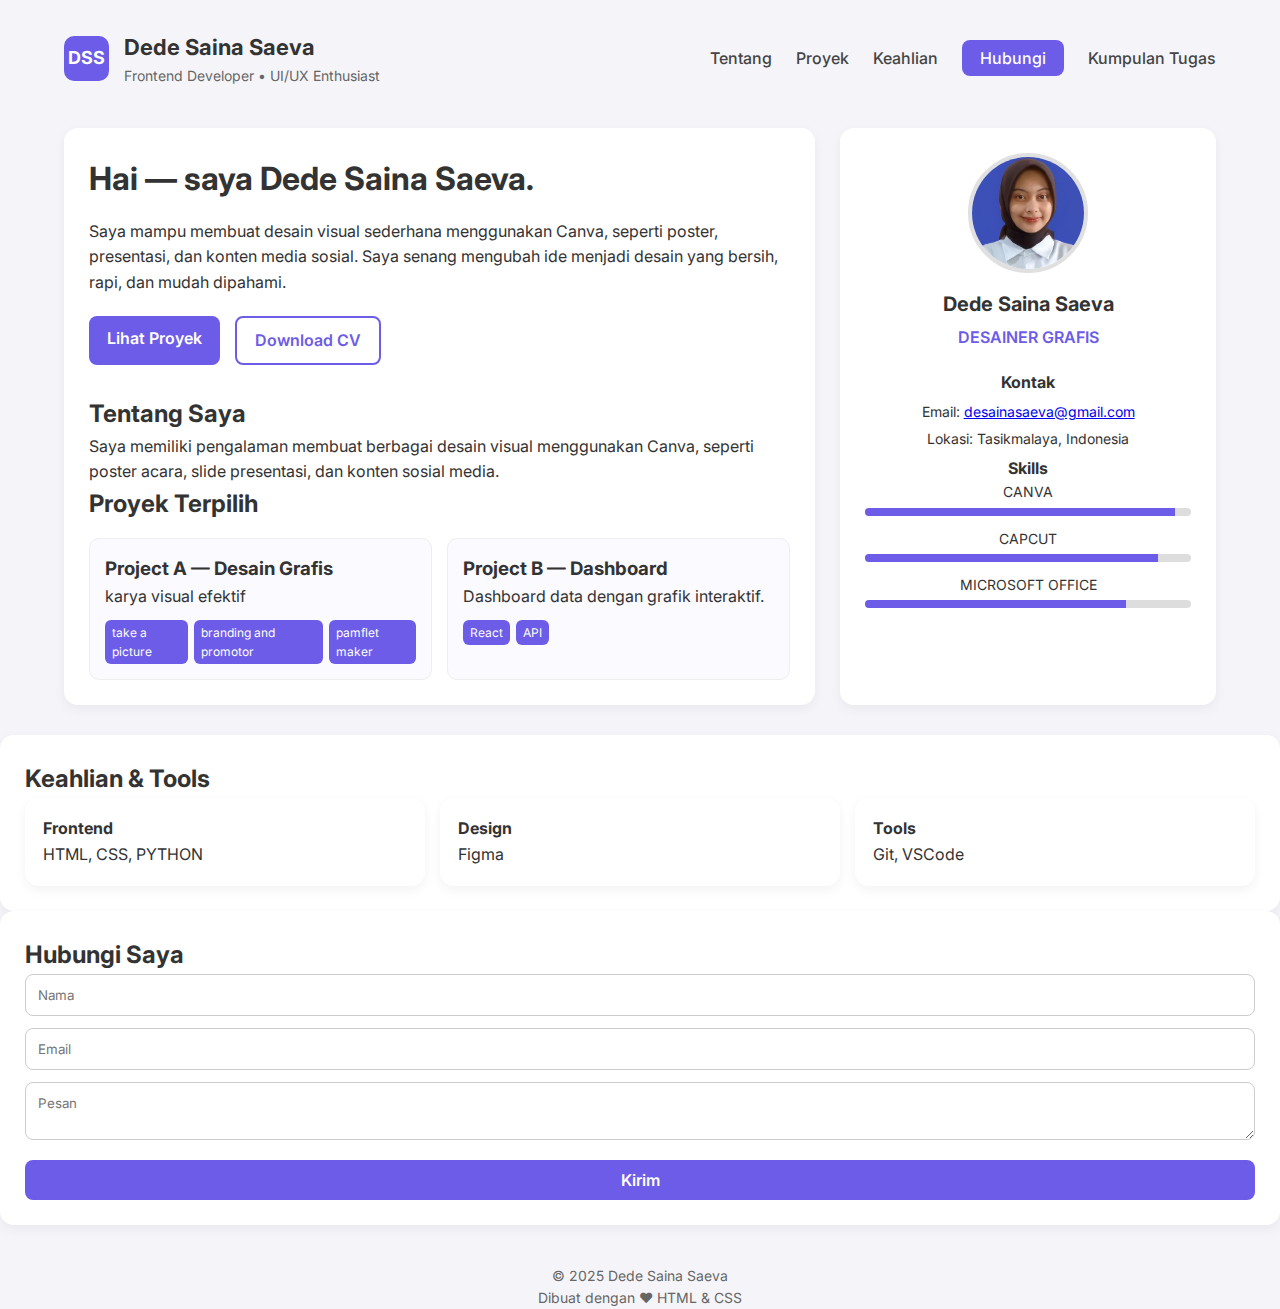
<file: index.html>
<!DOCTYPE html>
<html lang="id">
<head>
  <meta charset="UTF-8">
  <meta name="viewport" content="width=device-width, initial-scale=1.0">
  <title>Portofolio — Dede Saina Saeva</title>
  <link rel="stylesheet" href="style.css">

  <!-- Font -->
  <link rel="preconnect" href="https://fonts.gstatic.com">
  <link href="https://fonts.googleapis.com/css2?family=Inter:wght@300;400;600;700&display=swap" rel="stylesheet">
</head>

<body>

  <div class="wrap">

    <header>
      <div class="brand">
        <div class="logo">DSS</div>
        <div>
          <div class="brand-name">Dede Saina Saeva</div>
          <div class="brand-job">Frontend Developer • UI/UX Enthusiast</div>
        </div>
      </div>

      <nav class="nav">
        <a href="#about">Tentang</a>
        <a href="#projects">Proyek</a>
        <a href="#skills">Keahlian</a>
        <a class="primary" href="#contact">Hubungi</a>
        <a href="lat_css.html">Kumpulan Tugas</a>
      </nav>
    </header>

    <div class="hero">

      <div class="card intro">
        <h1>Hai — saya Dede Saina Saeva.</h1>
        <p>Saya mampu membuat desain visual sederhana menggunakan Canva, seperti poster, presentasi, dan konten media sosial. Saya senang mengubah ide menjadi desain yang bersih, rapi, dan mudah dipahami.</p>

        <div class="cta">
          <a class="btn btn-primary" href="#projects">Lihat Proyek</a>
          <a class="btn btn-ghost" href="#">Download CV</a>
        </div>

        <section id="about">
          <h2>Tentang Saya</h2>
          <p>Saya memiliki pengalaman membuat berbagai desain visual menggunakan Canva, seperti poster acara, slide presentasi, dan konten sosial media.</p>
        </section>

        <section id="projects">
          <h2>Proyek Terpilih</h2>

          <div class="projects">
            <div class="project-card">
              <h3>Project A — Desain Grafis</h3>
              <p>karya visual efektif</p>
              <div class="tags">
                <span class="tag">take a picture</span>
                <span class="tag">branding and promotor</span>
                <span class="tag">pamflet maker</span>
              </div>
            </div>

            <div class="project-card">
              <h3>Project B — Dashboard</h3>
              <p>Dashboard data dengan grafik interaktif.</p>
              <div class="tags">
                <span class="tag">React</span>
                <span class="tag">API</span>
              </div>
            </div>
          </div>
        </section>
      </div>

      <!-- =============================== -->
      <!--        PROFILE CARD (RIGHT)     -->
      <!-- =============================== -->
      <aside class="card profile">

        <!-- FOTO PROFIL -->
        <div class="avatar-image">
          <img src="Saina.jpg" alt="Foto Profil">
        </div>

        <div class="profile-name">Dede Saina Saeva</div>
        <div class="role">DESAINER GRAFIS</div>

        <div class="contacts">
          <h4>Kontak</h4>
          <p>Email: <a href="mailto:email@domain.com">desainasaeva@gmail.com</a></p>
          <p>Lokasi: Tasikmalaya, Indonesia</p>
        </div>

        <div>
          <h4>Skills</h4>
          <div class="skills">
            <div class="skill">CANVA <div class="meter"><span style="width:95%"></span></div></div>
            <div class="skill">CAPCUT <div class="meter"><span style="width:90%"></span></div></div>
            <div class="skill">MICROSOFT OFFICE <div class="meter"><span style="width:80%"></span></div></div>
          </div>
        </div>

        
        </div>
      </aside>
    </div>

    <section id="skills" class="card">
      <h2>Keahlian & Tools</h2>
      <div class="grid-3">
        <div class="card small"><strong>Frontend</strong><p>HTML, CSS, PYTHON</p></div>
        <div class="card small"><strong>Design</strong><p>Figma</p></div>
        <div class="card small"><strong>Tools</strong><p>Git, VSCode</p></div>
      </div>
    </section>

    <section id="contact" class="card">
      <h2>Hubungi Saya</h2>
      <form>
        <input type="text" placeholder="Nama">
        <input type="email" placeholder="Email">
        <textarea placeholder="Pesan"></textarea>
        <button class="btn btn-primary">Kirim</button>
      </form>
    </section>

    <footer>
      <div>© 2025 Dede Saina Saeva</div>
      <div>Dibuat dengan ♥ HTML & CSS</div>
    </footer>

  </div>
</body>
</html>
</file>
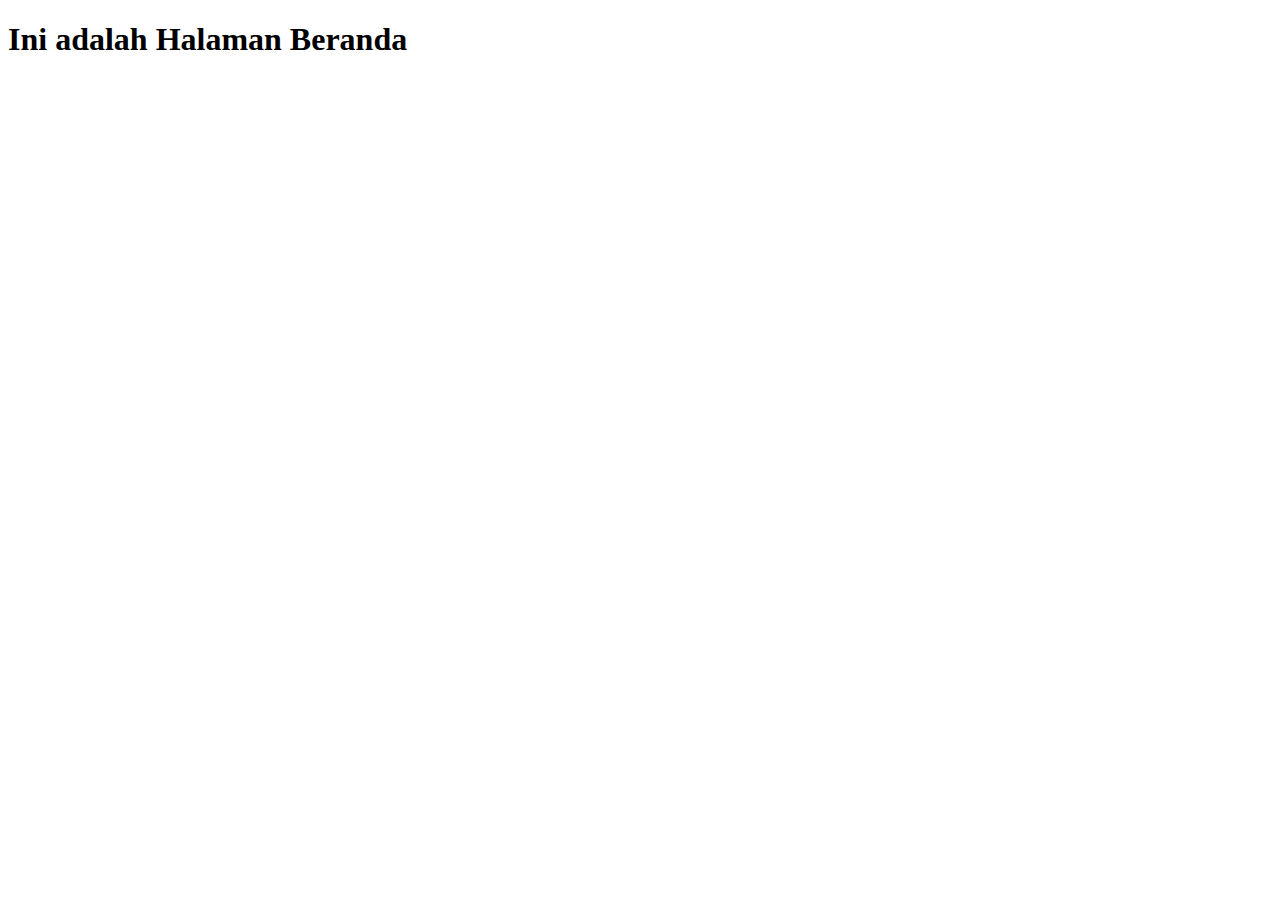
<file: kumpulan tugas/tugas12/index.html>
<!DOCTYPE html>
<html lang="id">
<head>
    <meta charset="UTF-8">
    <meta name="viewport" content="width=device-width, initial-scale=1.0">
    <title>Home Page</title>
</head>
<body>
    <h1>Ini adalah Halaman Beranda</h1>
</body>
</html>
</file>
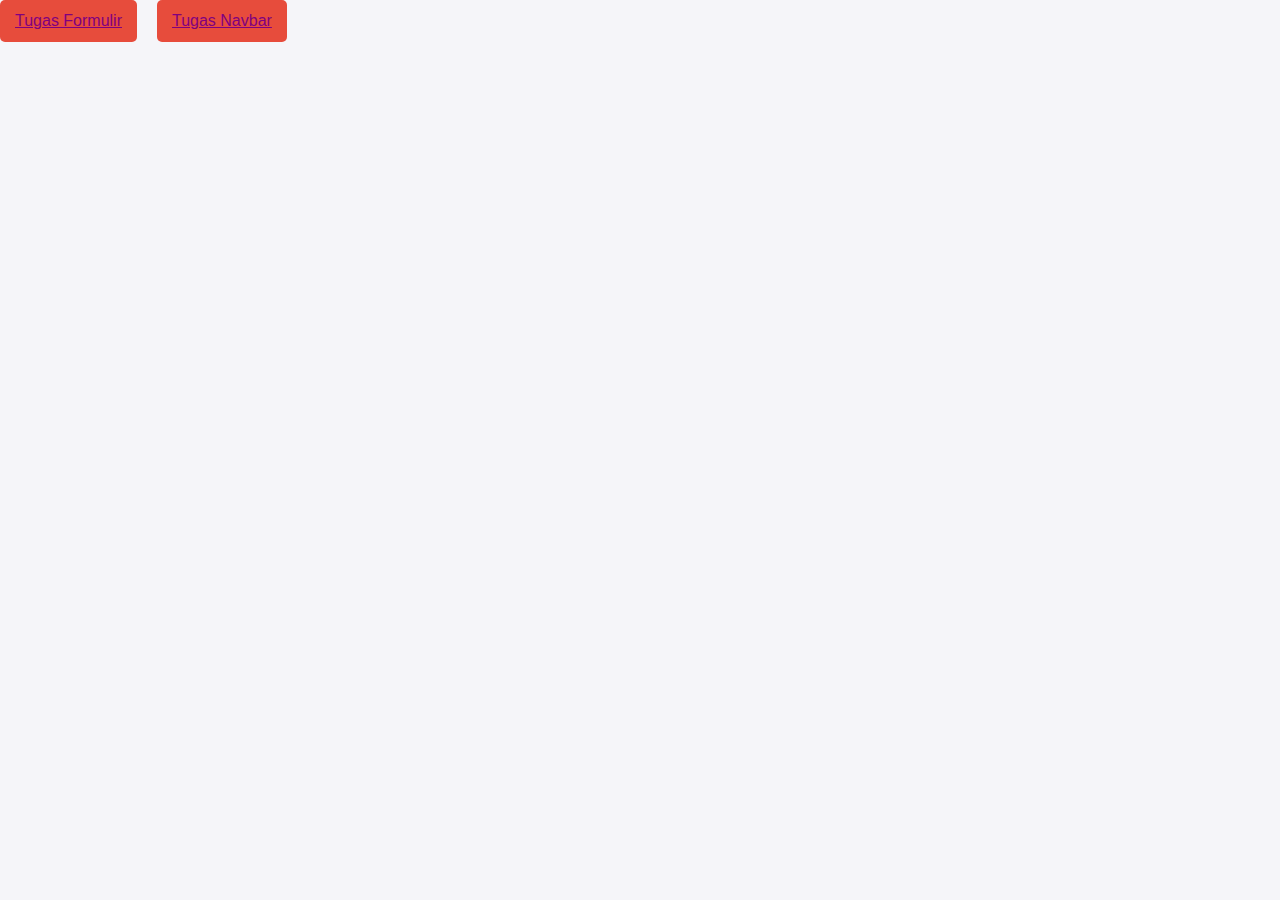
<file: lat_css.html>
<!DOCTYPE html>
<html lang="id">
<head>
    <meta charset="UTF-8">
    <title>Daftar Tugas</title>

    <style>
        .cta-button {
            color: purple !important;
        }
    </style>

    <link rel="stylesheet" href="style.css">
</head>
<body>

  
    <div class="menu-tugas" >
        <a href="/dede_saina/form/form.html" class="cta-button">
            Tugas Formulir
        </a>


   
        <a href="/pp-dinuna/navbar/navbar.html" class="cta-button">
            Tugas Navbar
        </a>
    </div>

</body>
</html>
</file>
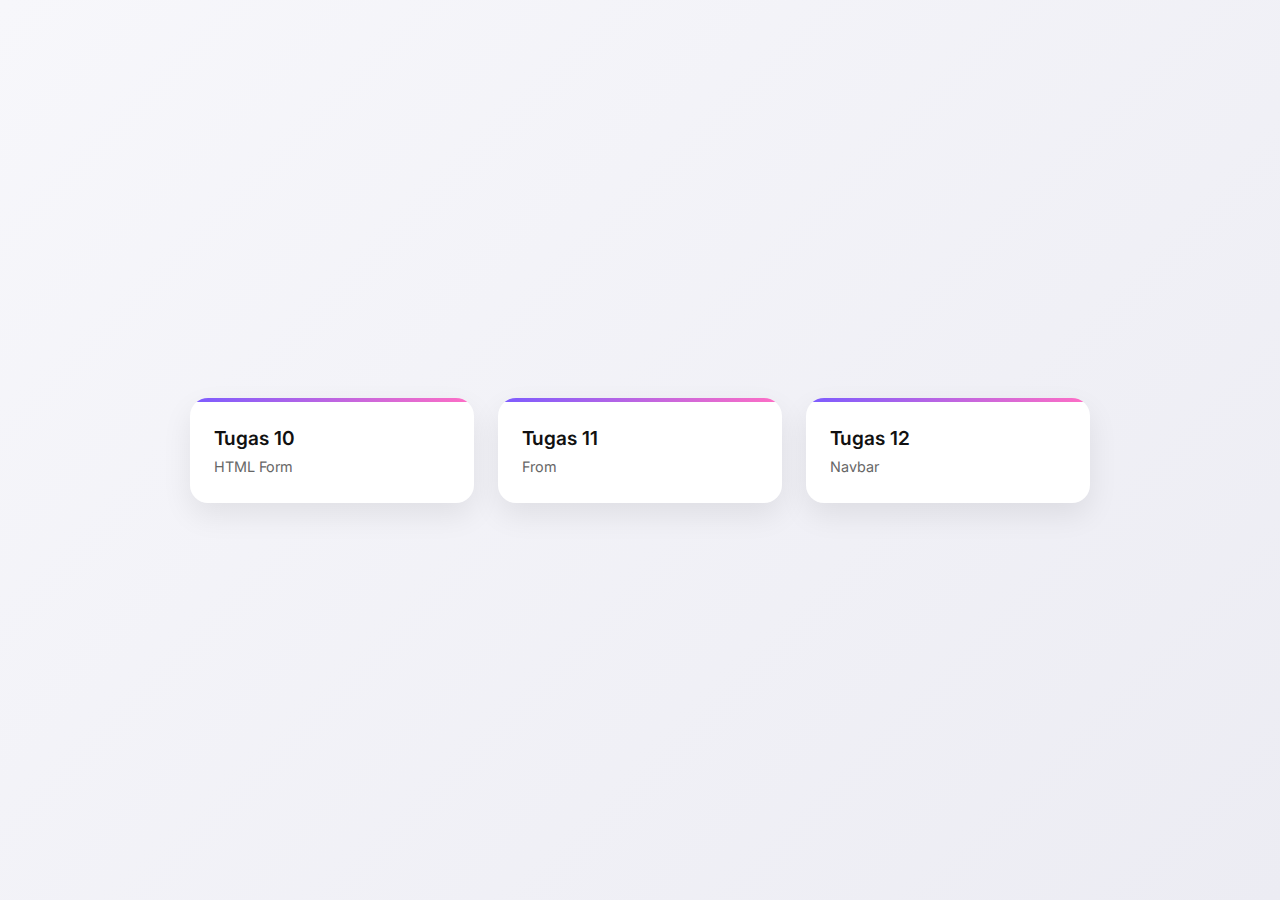
<file: kumpulan tugas/tugas.html>
<!DOCTYPE html>
<html lang="id">
<head>
  <meta charset="UTF-8">
  <title>Daftar Tugas — Dila</title>
  <meta name="viewport" content="width=device-width, initial-scale=1.0">

  <!-- Google Fonts -->
  <link href="https://fonts.googleapis.com/css2?family=Inter:wght@300;400;500;600&family=Playfair+Display:wght@600&display=swap" rel="stylesheet">

  <!-- CSS External -->
  <link rel="stylesheet" href="tugas.css">
</head>

<body>


    <div class="menu-tugas">
      <a href="tugas10/formulir.html" class="cta-button">
        Tugas 10
        <span>HTML Form</span>
      </a>

      <a href="tugas11/tugas form.html" class="cta-button">
        Tugas 11
        <span>From</span>
      </a>

      <a href="tugas12/navbar.html" class="cta-button">
        Tugas 12
        <span>Navbar</span>
      </a>
    </div>


</body>
</html>
</file>
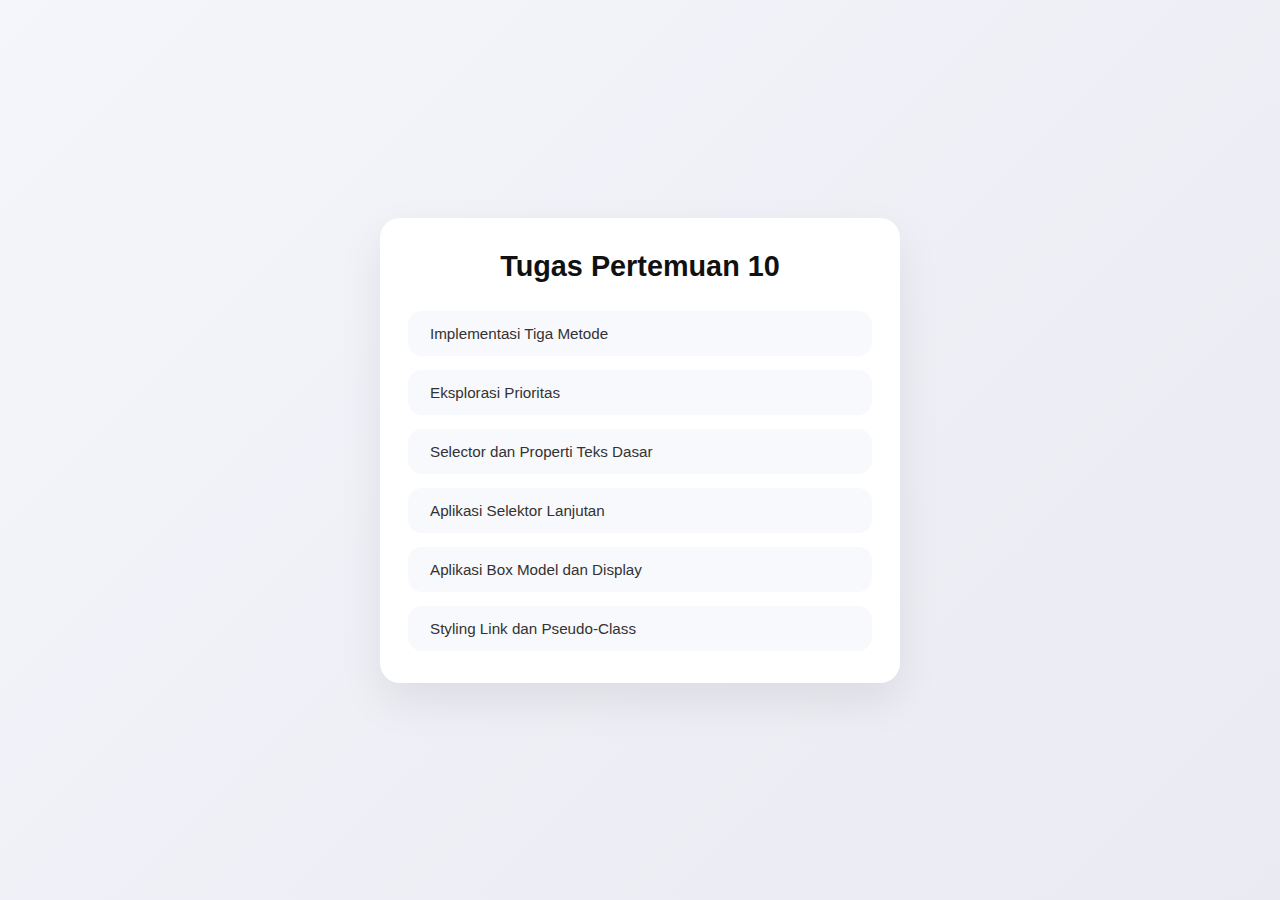
<file: kumpulan tugas/tugas10/formulir.html>
<!DOCTYPE html>
<html lang="en">
<head>
  <meta charset="UTF-8">
  <title>Tugas Pertemuan 10</title>
  <meta name="viewport" content="width=device-width, initial-scale=1.0">

  <link rel="stylesheet" href="formulir.css">
</head>

<body>

  <div class="list">
    <h1>Tugas Pertemuan 10</h1>

    <ul>
      <li>
        <a href="html10/1.html">Implementasi Tiga Metode</a>
      </li>
      <li>
        <a href="html10/2.html">Eksplorasi Prioritas</a>
      </li>
      <li>
        <a href="html10/3.html">Selector dan Properti Teks Dasar</a>
      </li>
      <li>
        <a href="html10/4.html">Aplikasi Selektor Lanjutan</a>
      </li>
      <li>
        <a href="html10/5.html">Aplikasi Box Model dan Display</a>
      </li>
      <li>
        <a href="html10/6.html">Styling Link dan Pseudo-Class</a>
      </li>
    </ul>
  </div>

</body>
</html>
</file>
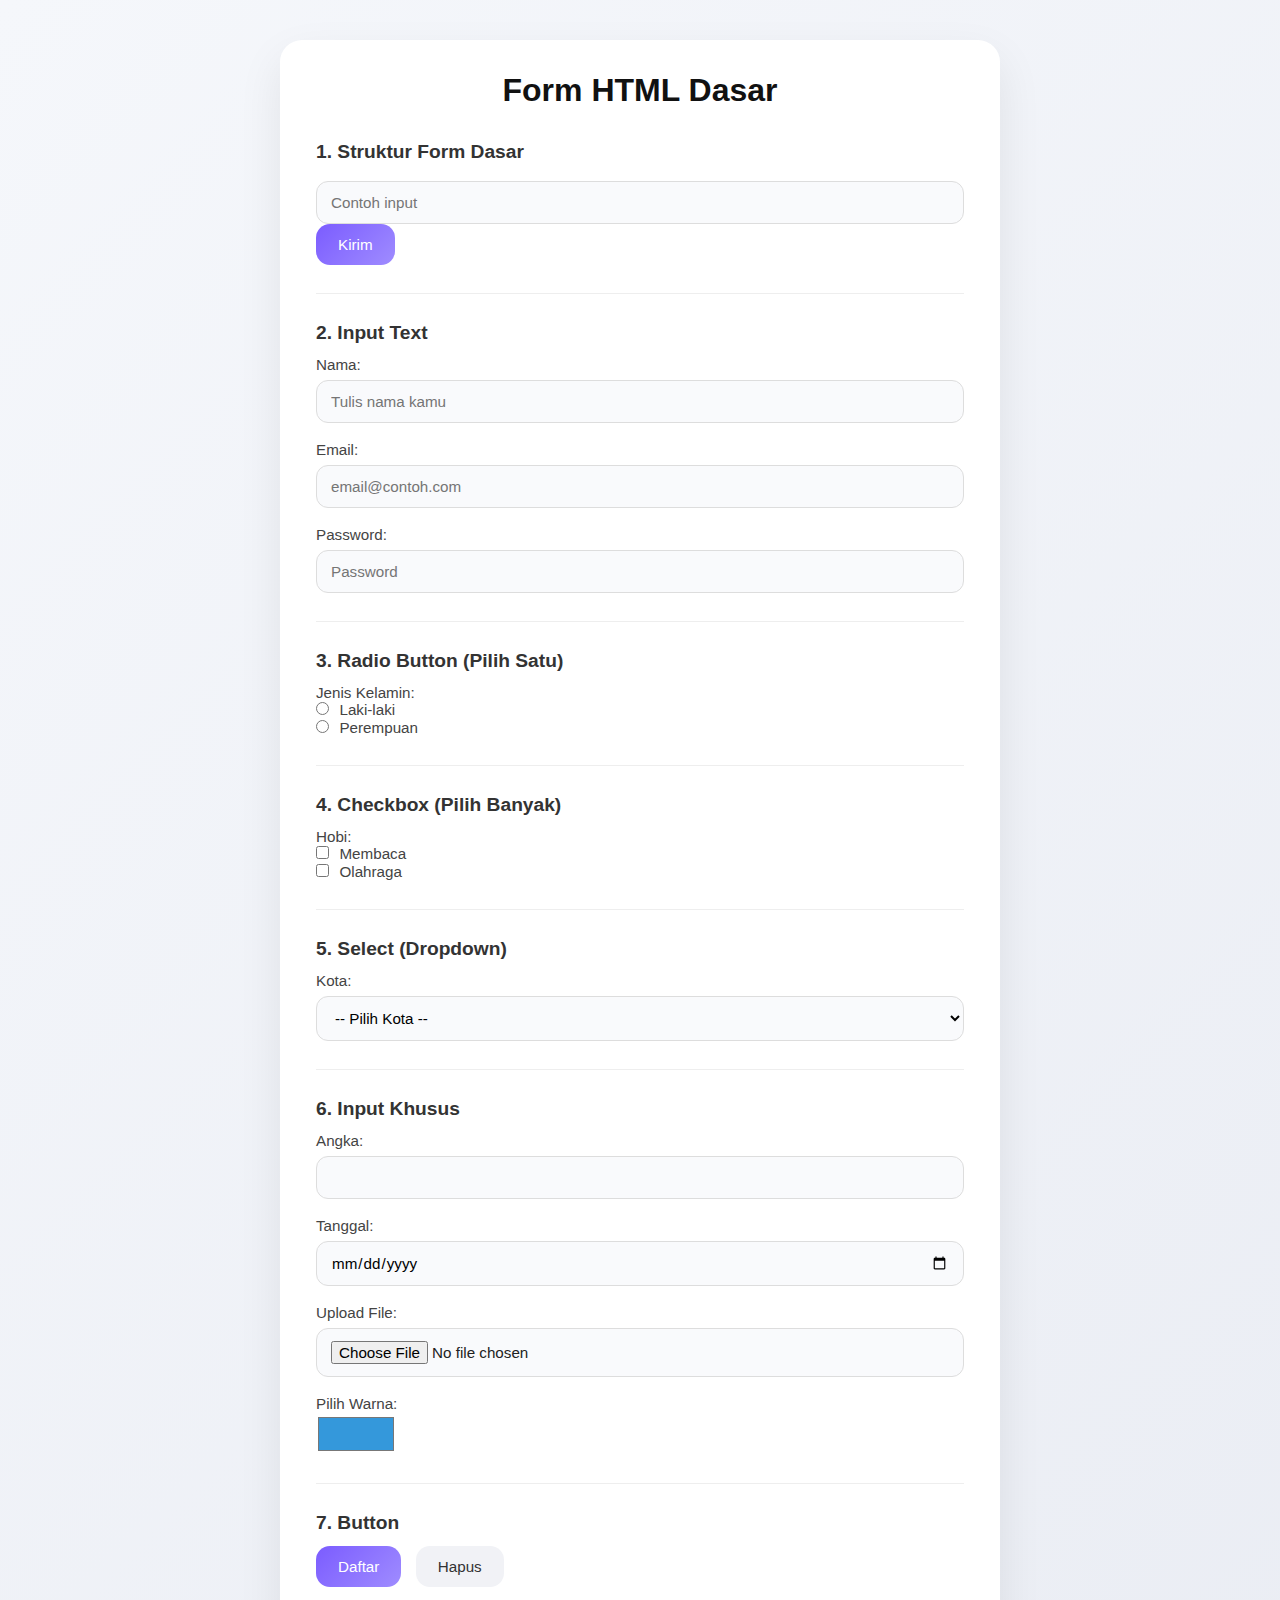
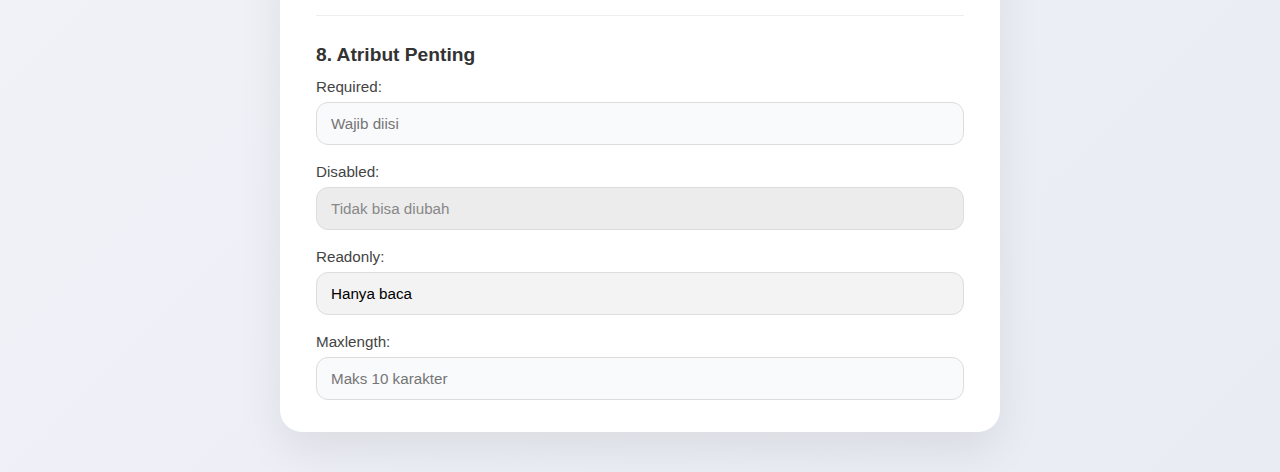
<file: kumpulan tugas/tugas11/tugas form.html>
<!DOCTYPE html>
<html lang="id">

<head>
    <meta charset="UTF-8">
    <meta name="viewport" content="width=device-width, initial-scale=1.0">
    <title>Form HTML Dasar</title>
    <link rel="stylesheet" href="form.css">
</head>

<body>
   <div class="form-container">
    <h1>Form HTML Dasar</h1>

    <!-- STRUKTUR FORM DASAR -->
    <h2>1. Struktur Form Dasar</h2>

    <form>
        <input type="text" placeholder="Contoh input">
        <button type="submit">Kirim</button>
    </form>

    <hr>

    <!-- INPUT TEXT -->
    <h2>2. Input Text</h2>

    <label for="nama">Nama:</label><br>
    <input type="text" id="nama" placeholder="Tulis nama kamu">

    <br><br>

    <label>Email:</label><br>
    <input type="email" placeholder="email@contoh.com">

    <br><br>

    <label>Password:</label><br>
    <input type="password" placeholder="Password">

    <hr>

    <!-- RADIO BUTTON -->
    <h2>3. Radio Button (Pilih Satu)</h2>

    <p>Jenis Kelamin:</p>

    <input type="radio" id="pria" name="gender" value="laki-laki">
    <label for="pria">Laki-laki</label><br>

    <input type="radio" id="wanita" name="gender" value="perempuan">
    <label for="wanita">Perempuan</label>

    <hr>

    <!-- CHECKBOX -->
    <h2>4. Checkbox (Pilih Banyak)</h2>

    <p>Hobi:</p>

    <input type="checkbox" id="baca" name="hobi" value="membaca">
    <label for="baca">Membaca</label><br>

    <input type="checkbox" id="olahraga" name="hobi" value="olahraga">
    <label for="olahraga">Olahraga</label>

    <hr>

    <!-- SELECT / DROPDOWN -->
    <h2>5. Select (Dropdown)</h2>

    <label for="kota">Kota:</label><br>
    <select id="kota" name="kota">
    <option value="">-- Pilih Kota --</option>
    <option value="jakarta">Jakarta</option>
    <option value="bandung">Bandung</option>
    <option value="surabaya">Surabaya</option>
  </select>

    <hr>

    <!-- INPUT KHUSUS -->

    <h2>6. Input Khusus</h2>

    <label>Angka:</label><br>
    <input type="number" min="1" max="100" step="1">

    <br><br>

    <label>Tanggal:</label><br>
    <input type="date">

    <br><br>

    <label>Upload File:</label><br>
    <input type="file" accept=".jpg,.png,.pdf">

    <br><br>

    <label>Pilih Warna:</label><br>
    <input type="color" value="#3498db">

    <hr>

    <!-- BUTTON -->
    <h2>7. Button</h2>

    <button type="submit">Daftar</button>
    <button type="reset">Hapus</button>

    <hr>

    <!-- 8. ATRIBUT PENTING -->
    <h2>8. Atribut Penting</h2>

    <label>Required:</label><br>
    <input type="text" required placeholder="Wajib diisi">

    <br><br>

    <label>Disabled:</label><br>
    <input type="text" disabled value="Tidak bisa diubah">

    <br><br>

    <label>Readonly:</label><br>
    <input type="text" readonly value="Hanya baca">

    <br><br>

    <label>Maxlength:</label><br>
    <input type="text" maxlength="10" placeholder="Maks 10 karakter">
</div> 
</body>

</html>
</file>
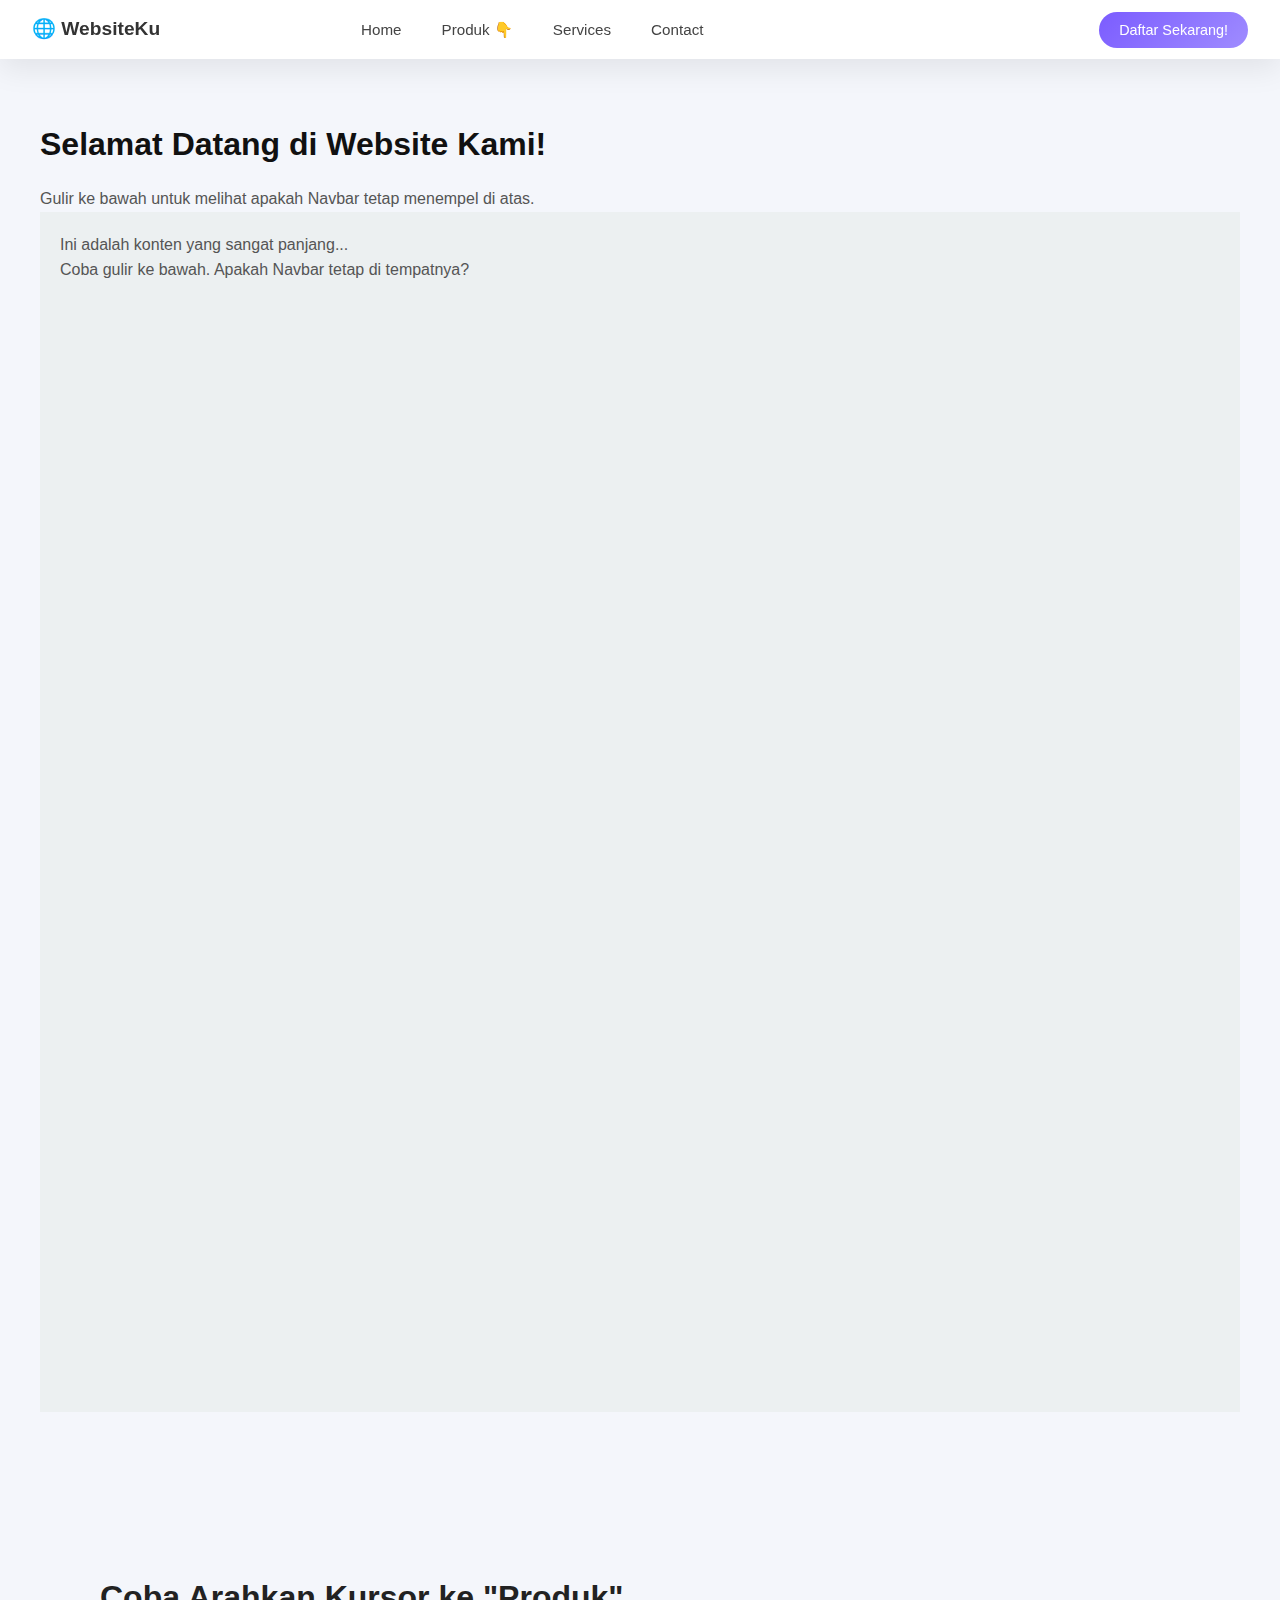
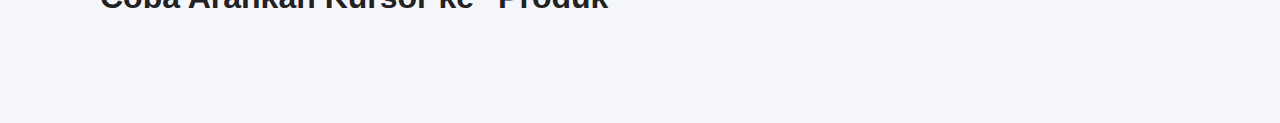
<file: kumpulan tugas/tugas12/navbar.html>
<!DOCTYPE html>
<html lang="id">
<head>
    <meta charset="UTF-8">
    <meta name="viewport" content="width=device-width, initial-scale=1.0">
    <title>Dropdown Navbar Basic</title>
    
    <link rel="stylesheet" href="navbar.css"> 
</head>
<body>

    <nav class="navbar">
        <div class="logo">
            <a href="#">🌐 WebsiteKu</a>
        </div>
        
        <ul class="main-menu">
            <li><a href="index.html">Home</a></li>
            
            <li class="dropdown-parent">
                <a href="#">Produk 👇</a>
                
                <ul class="submenu">
                    <li><a href="#">Kategori A</a></li>
                    <li><a href="#">Kategori B</a></li>
                    <li><a href="#">Kategori C</a></li>
                </ul>
            </li>
            
            <li><a href="services.html">Services</a></li>
            <li><a href="#">Contact</a></li>
        </ul>
        <ul class="main-menu">
        </ul>
    
    <div class="nav-cta">
        <a href="daftar" class="cta-button">
            Daftar Sekarang!
        </a>
    </div>

    </nav>
      
    <main>
        <h1>Selamat Datang di Website Kami!</h1>
        <p>Gulir ke bawah untuk melihat apakah Navbar tetap menempel di atas.</p>
        
        <div style="height: 1200px; background-color: #ecf0f1; padding: 20px;">
            <p>Ini adalah konten yang sangat panjang...</p>
            <p>Coba gulir ke bawah. Apakah Navbar tetap di tempatnya?</p>
        </div>
    </main>

    <div style="padding: 100px;">
        <h1>Coba Arahkan Kursor ke "Produk"</h1>
    </div>

</body>
</html>
</file>
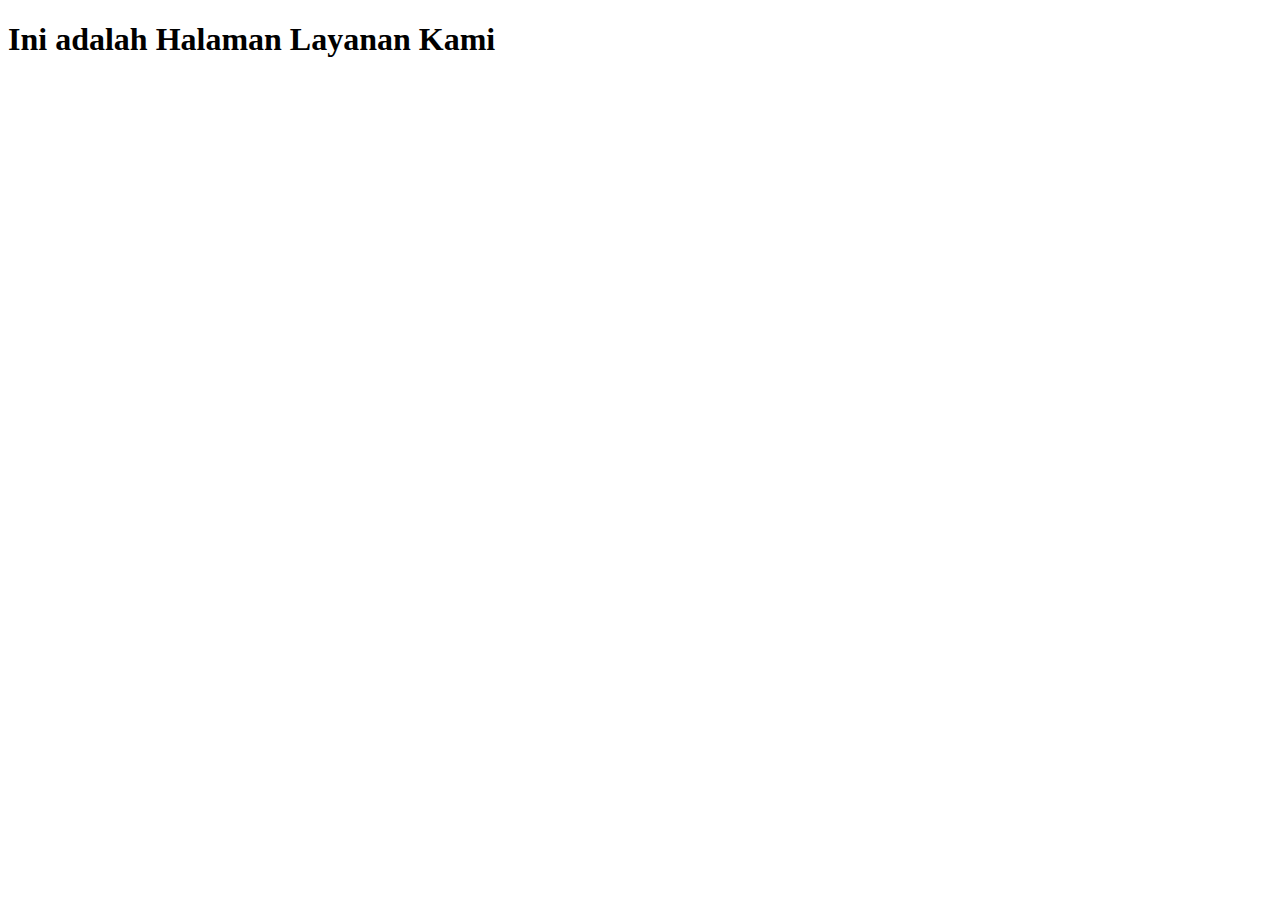
<file: kumpulan tugas/tugas12/services.html>
<!DOCTYPE html>
<html lang="id">
<head>
    <meta charset="UTF-8">
    <meta name="viewport" content="width=device-width, initial-scale=1.0">
    <title>Services Page</title>
</head>
<body>
    <h1>Ini adalah Halaman Layanan Kami</h1>
</body>
</html>
</file>
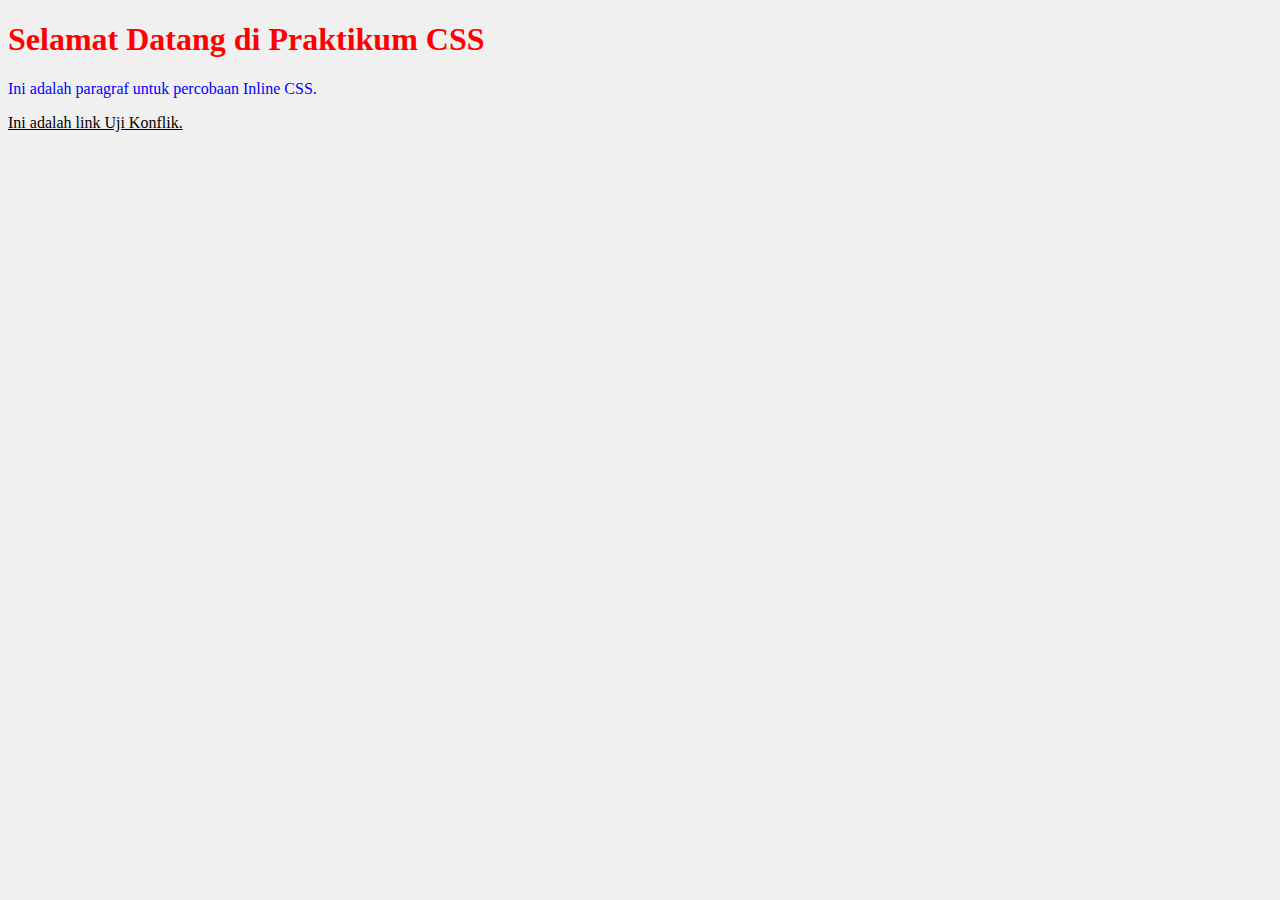
<file: kumpulan tugas/tugas10/hml10/1.html>
<!DOCTYPE html>
<html lang="id">
<head>
<meta charset="UTF-8">
<meta name="viewport" content="width=device-width, initial-scale=1.0">
<title>Sesi 1 – The Cascade</title>

<!-- INTERNAL CSS -->
<style>
body {
    background-color: #f0f0f0;
}

/* aturan konflik internal */
a {
    color: purple;
}
</style>

<!-- EXTERNAL CSS -->
<link rel="stylesheet" href="css/1.css">

</head>
<body>

<h1>Selamat Datang di Praktikum CSS</h1>

<!-- INLINE CSS -->
<p style="color: blue;">
Ini adalah paragraf untuk percobaan Inline CSS.
</p>

<!-- LINK UJI KONFLIK -->
<a href="#" style="color: black;">
Ini adalah link Uji Konflik.
</a>

</body>
</html>
</file>
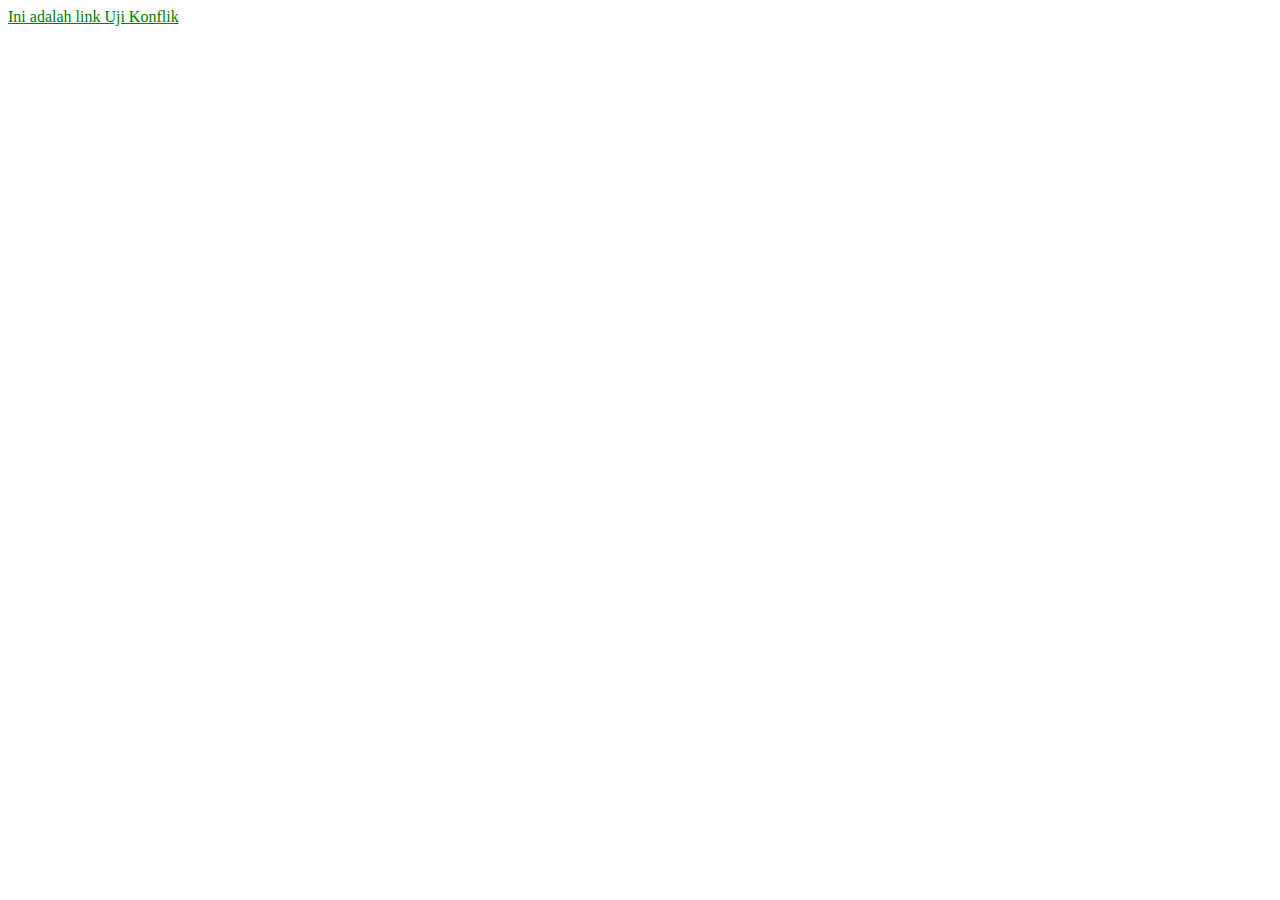
<file: kumpulan tugas/tugas10/hml10/2.html>
<!DOCTYPE html>
<html>
<head>
<title>Tugas 2 - Cascade</title>

<style>
a {
    color: purple;
}
</style>

<link rel="stylesheet" href="css/2.css">
</head>

<body>

<a href="#">Ini adalah link Uji Konflik</a>

</body>
</html>
</file>
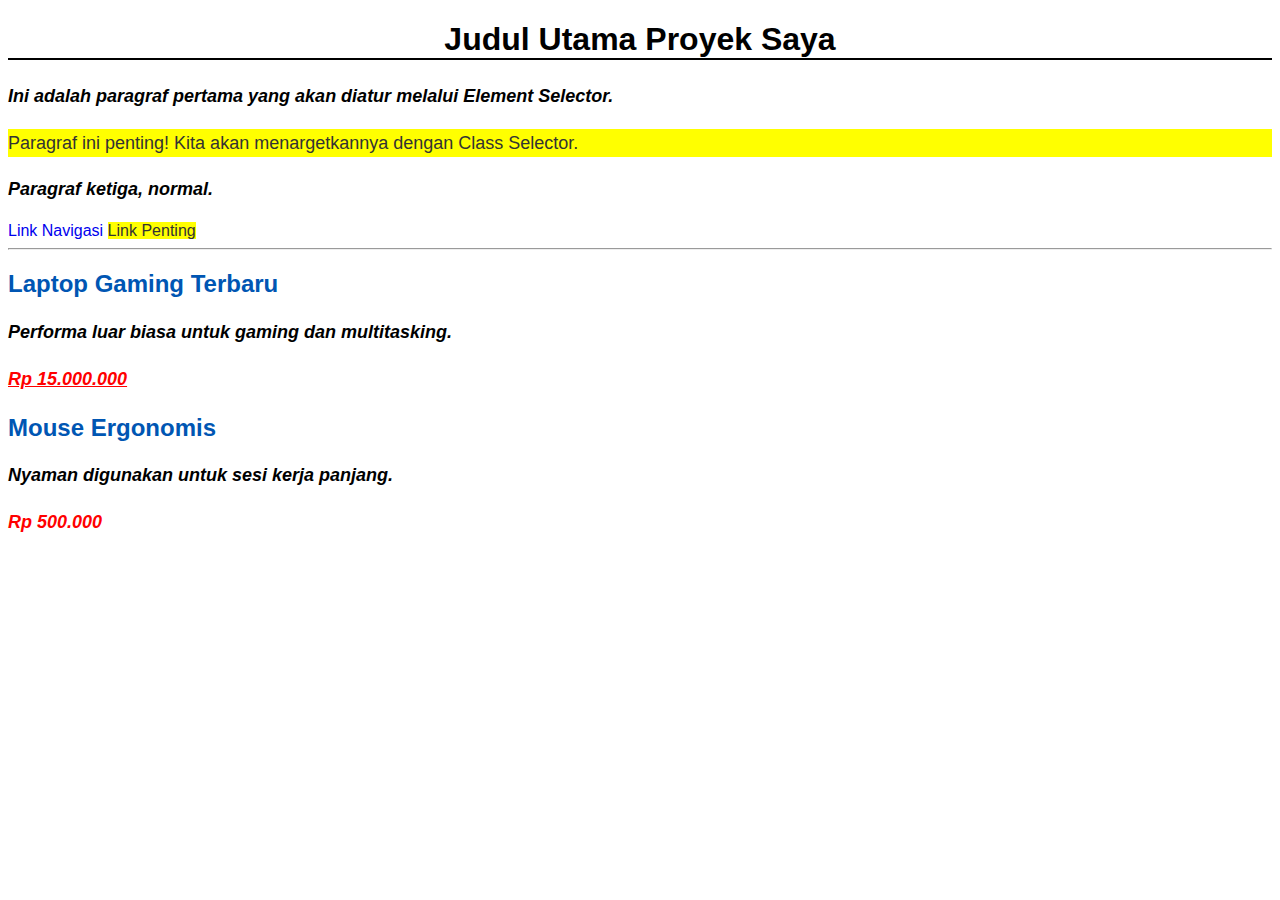
<file: kumpulan tugas/tugas10/hml10/3.html>
<!DOCTYPE html>
<html lang="id">
<head>
<meta charset="UTF-8">
<title>Sesi 2: Selector dan Teks</title>
<link rel="stylesheet" href="css/3.css">
</head>

<body>

<h1 id="main-title">Judul Utama Proyek Saya</h1>

<p>Ini adalah paragraf pertama yang akan diatur melalui Element Selector.</p>
<p class="highlight">Paragraf ini penting! Kita akan menargetkannya dengan Class Selector.</p>
<p>Paragraf ketiga, normal.</p>

<a href="#">Link Navigasi</a>
<a href="#" class="highlight">Link Penting</a>

<hr>

<!-- STUDI KASUS -->
<div class="product-card">
    <h2>Laptop Gaming Terbaru</h2>
    <p>Performa luar biasa untuk gaming dan multitasking.</p>
    <p class="price" id="diskon">Rp 15.000.000</p>
</div>

<div class="product-card">
    <h2>Mouse Ergonomis</h2>
    <p>Nyaman digunakan untuk sesi kerja panjang.</p>
    <p class="price">Rp 500.000</p>
</div>

</body>
</html>
</file>
<file: style.css>
/* ===========================
   GLOBAL
=========================== */
* {
  margin: 0;
  padding: 0;
  box-sizing: border-box;
  font-family: "Inter", sans-serif;
}

body {
  background: #f5f5f9;
  color: #333;
  line-height: 1.6;
}

.wrap {
  width: 90%;
  max-width: 1200px;
  margin: auto;
  padding: 30px 0;
}

/* ===========================
   HEADER
=========================== */
header {
  display: flex;
  justify-content: space-between;
  align-items: center;
  margin-bottom: 40px;
}

.brand {
  display: flex;
  align-items: center;
  gap: 15px;
}

.logo {
  width: 45px;
  height: 45px;
  background: #6c5ce7;
  color: white;
  font-weight: bold;
  display: flex;
  justify-content: center;
  align-items: center;
  border-radius: 10px;
  font-size: 18px;
}

.brand-name {
  font-size: 22px;
  font-weight: 700;
}

.brand-job {
  font-size: 14px;
  color: #666;
}

.nav a {
  margin-left: 20px;
  text-decoration: none;
  color: #444;
  font-weight: 500;
}

.nav a.primary {
  background: #6c5ce7;
  color: white;
  padding: 8px 18px;
  border-radius: 8px;
}

/* ===========================
   HERO LAYOUT
=========================== */
.hero {
  display: grid;
  grid-template-columns: 2fr 1fr;
  gap: 25px;
}

/* ===========================
   CARDS
=========================== */
.card {
  background: #fff;
  padding: 25px;
  border-radius: 14px;
  box-shadow: 0 4px 12px rgba(0,0,0,0.05);
}

.card.small {
  padding: 18px;
}

/* ===========================
   INTRO TEXT
=========================== */
.intro h1 {
  font-size: 32px;
  margin-bottom: 15px;
}

.cta {
  margin: 20px 0 30px;
  display: flex;
  gap: 15px;
}

.btn {
  padding: 10px 18px;
  border-radius: 8px;
  text-decoration: none;
  font-weight: 600;
}

.btn-primary {
  background: #6c5ce7;
  color: white;
}

.btn-ghost {
  border: 2px solid #6c5ce7;
  color: #6c5ce7;
}

/* ===========================
   FOTO PROFIL
=========================== */
.avatar-image {
  width: 120px;
  height: 120px;
  border-radius: 50%;
  overflow: hidden;
  margin: 0 auto 15px;
  border: 4px solid #e0e0e0;
}

.avatar-image img {
  width: 100%;
  height: 100%;
  object-fit: cover;
}

/* ===========================
   PROFILE CARD
=========================== */
.profile {
  text-align: center;
}

.profile-name {
  font-size: 20px;
  font-weight: 700;
  margin-bottom: 5px;
}

.role {
  color: #6c5ce7;
  font-weight: 600;
  margin-bottom: 20px;
}

.contacts h4,
.skills h4,
.socials h4 {
  margin-top: 20px;
  margin-bottom: 5px;
}

.contacts p {
  font-size: 14px;
  margin-bottom: 5px;
}

.socials {
  margin-top: 10px;
  display: flex;
  justify-content: center;
  gap: 12px;
}

.socials a {
  background: #eee;
  padding: 6px 12px;
  border-radius: 8px;
  text-decoration: none;
  font-weight: 600;
  color: #444;
}

/* ===========================
   SKILLS METER BAR
=========================== */
.skill {
  margin-bottom: 12px;
  font-size: 14px;
}

.meter {
  width: 100%;
  height: 8px;
  background: #ddd;
  border-radius: 5px;
  overflow: hidden;
  margin-top: 4px;
}

.meter span {
  height: 100%;
  background: #6c5ce7;
  display: block;
}

/* ===========================
   PROJECT CARDS
=========================== */
.projects {
  display: grid;
  grid-template-columns: 1fr 1fr;
  gap: 15px;
  margin-top: 15px;
}

.project-card {
  background: #fafaff;
  padding: 15px;
  border-radius: 10px;
  border: 1px solid #eee;
}

.tags {
  margin-top: 10px;
  display: flex;
  gap: 6px;
}

.tag {
  background: #6c5ce7;
  color: white;
  padding: 3px 7px;
  border-radius: 6px;
  font-size: 12px;
}

/* ===========================
   GRID 3
=========================== */
.grid-3 {
  display: grid;
  grid-template-columns: repeat(3, 1fr);
  gap: 15px;
}

/* ===========================
   FORM
=========================== */
form input,
form textarea {
  width: 100%;
  padding: 12px;
  margin-bottom: 12px;
  border-radius: 8px;
  border: 1px solid #ccc;
}

form button {
  width: 100%;
  padding: 12px;
  border: none;
  background: #6c5ce7;
  color: white;
  font-size: 16px;
  border-radius: 8px;
  cursor: pointer;
}

/* ===========================
   FOOTER
=========================== */
footer {
  margin-top: 40px;
  text-align: center;
  color: #666;
  font-size: 14px;
}

.cta-button {
   /* Gaya Visual */
   background-color: #e74c3c; 
   color: white
   font-weight: bold;

   padding: 8px 15px; 
   border-radius: 5px;

   transition: backround-color 0.3s ease;
}

.cta-button:hover {
   background-color: #c0392b; 
}

.nav-cta a {
   text-decoration: none;
}

.menu-tugas {
   display: flex;
   gap: 20px;
}
</file>
<file: kumpulan tugas/tugas10/hml10/css/1.css>
/* External CSS – Tugas 1 */
h1 {
    color: red;
}

/* External CSS – Konflik */
a {
    color: green;
}
</file>
<file: kumpulan tugas/tugas10/hml10/css/2.css>
a {
    color: green;
}
</file>
<file: kumpulan tugas/tugas10/hml10/css/3.css>
/* ===== TUGAS 1: SELECTOR DASAR ===== */

/* Element Selector */
p {
    font-size: 18px;
    line-height: 1.6;
}

/* Class Selector */
.highlight {
    background-color: yellow;
    color: #333;
}

/* ID Selector */
#main-title {
    border-bottom: 2px solid #000;
}


/* ===== TUGAS 2: PROPERTI TEKS & FONT ===== */

body {
    font-family: Arial, sans-serif;
}

h1 {
    text-align: center;
}

p:not(.highlight) {
    font-weight: bold;
    font-style: italic;
}

a {
    text-decoration: none;
}


/* ===== STUDI KASUS: PRODUCT CARD ===== */

.product-card h2 {
    color: #0056b3;
}

.price {
    color: red;
    font-weight: bold;
}

#diskon {
    text-decoration: underline;
}
</file>
<file: kumpulan tugas/tugas.css>
/* RESET DASAR */
* {
  margin: 0;
  padding: 0;
  box-sizing: border-box;
}

body {
  font-family: 'Inter', sans-serif;
  background: linear-gradient(135deg, #f7f7fb, #ececf3);
  min-height: 100vh;
  display: flex;
  align-items: center;
  justify-content: center;
  color: #222;
}

/* CONTAINER */
.menu-tugas {
  display: grid;
  grid-template-columns: repeat(auto-fit, minmax(220px, 1fr));
  gap: 24px;
  width: 90%;
  max-width: 900px;
}

/* CARD BUTTON */
.cta-button {
  background: #ffffff;
  border-radius: 18px;
  padding: 28px 24px;
  text-decoration: none;
  color: #111;
  box-shadow: 0 12px 30px rgba(0, 0, 0, 0.08);
  transition: all 0.3s ease;
  position: relative;
  overflow: hidden;
}

/* GARIS AKSEN */
.cta-button::before {
  content: "";
  position: absolute;
  top: 0;
  left: 0;
  width: 100%;
  height: 4px;
  background: linear-gradient(90deg, #7b5cff, #ff6ec4);
}

/* TEKS */
.cta-button {
  font-size: 1.2rem;
  font-weight: 600;
}

.cta-button span {
  display: block;
  margin-top: 8px;
  font-size: 0.9rem;
  font-weight: 400;
  color: #666;
}

/* HOVER EFFECT */
.cta-button:hover {
  transform: translateY(-8px);
  box-shadow: 0 20px 45px rgba(0, 0, 0, 0.12);
}

/* RESPONSIVE */
@media (max-width: 480px) {
  .cta-button {
    padding: 24px 20px;
    font-size: 1.1rem;
  }
}
</file>
<file: kumpulan tugas/tugas10/formulir.css>
/* RESET DASAR */
* {
  margin: 0;
  padding: 0;
  box-sizing: border-box;
}

/* BODY */
body {
  font-family: 'Inter', sans-serif;
  background: linear-gradient(135deg, #f4f6fb, #eaeaf2);
  min-height: 100vh;
  display: flex;
  align-items: center;
  justify-content: center;
  color: #222;
}

/* CARD UTAMA */
.list {
  background: #ffffff;
  width: 90%;
  max-width: 520px;
  padding: 32px 28px;
  border-radius: 20px;
  box-shadow: 0 18px 45px rgba(0, 0, 0, 0.08);
}

/* JUDUL */
.list h1 {
  text-align: center;
  font-size: 1.8rem;
  margin-bottom: 28px;
  font-weight: 600;
  color: #111;
}

/* LIST */
.list ul {
  list-style: none;
  display: flex;
  flex-direction: column;
  gap: 14px;
}

/* ITEM */
.list li a {
  display: block;
  text-decoration: none;
  background: #f8f9fc;
  padding: 14px 18px;
  border-radius: 14px;
  color: #333;
  font-size: 0.95rem;
  font-weight: 500;
  transition: all 0.3s ease;
  border-left: 4px solid transparent;
}

/* HOVER */
.list li a:hover {
  background: #ffffff;
  transform: translateX(6px);
  border-left: 4px solid #7b5cff;
  box-shadow: 0 10px 25px rgba(0, 0, 0, 0.08);
}

/* ACTIVE */
.list li a:active {
  transform: scale(0.98);
}

/* RESPONSIVE */
@media (max-width: 480px) {
  .list {
    padding: 26px 22px;
  }

  .list h1 {
    font-size: 1.5rem;
  }

  .list li a {
    font-size: 0.9rem;
  }
}
</file>
<file: kumpulan tugas/tugas11/form.css>
/* RESET */
* {
  margin: 0;
  padding: 0;
  box-sizing: border-box;
}

/* BODY */
body {
  font-family: 'Inter', sans-serif;
  background: linear-gradient(135deg, #f5f7fb, #e9ecf3);
  min-height: 100vh;
  padding: 40px 16px;
  display: flex;
  justify-content: center;
  color: #222;
}

/* CONTAINER FORM */
.form-container {
  background: #ffffff;
  width: 100%;
  max-width: 720px;
  padding: 32px 36px;
  border-radius: 22px;
  box-shadow: 0 18px 45px rgba(0, 0, 0, 0.08);
}

/* JUDUL UTAMA */
.form-container h1 {
  text-align: center;
  margin-bottom: 32px;
  font-size: 2rem;
  font-weight: 600;
  color: #111;
}

/* SUB JUDUL */
.form-container h2 {
  margin-top: 28px;
  margin-bottom: 12px;
  font-size: 1.2rem;
  font-weight: 600;
  color: #333;
}

/* LABEL & TEKS */
label,
p {
  font-size: 0.95rem;
  color: #444;
}

/* INPUT, SELECT, BUTTON */
input,
select,
button {
  font-family: inherit;
  font-size: 0.95rem;
}

/* INPUT & SELECT */
input[type="text"],
input[type="email"],
input[type="password"],
input[type="number"],
input[type="date"],
input[type="file"],
select {
  width: 100%;
  margin-top: 6px;
  padding: 12px 14px;
  border-radius: 12px;
  border: 1px solid #ddd;
  background: #f9fafc;
  transition: all 0.3s ease;
}

/* FOCUS */
input:focus,
select:focus {
  outline: none;
  border-color: #7b5cff;
  background: #ffffff;
  box-shadow: 0 0 0 3px rgba(123, 92, 255, 0.15);
}

/* RADIO & CHECKBOX */
input[type="radio"],
input[type="checkbox"] {
  margin-right: 6px;
  accent-color: #7b5cff;
}

/* WARNA */
input[type="color"] {
  width: 80px;
  height: 42px;
  padding: 0;
  border: none;
  background: none;
}

/* HR */
hr {
  border: none;
  height: 1px;
  background: #eee;
  margin: 28px 0;
}

/* BUTTON */
button {
  padding: 12px 22px;
  border-radius: 14px;
  border: none;
  cursor: pointer;
  font-weight: 500;
  transition: all 0.3s ease;
  margin-right: 10px;
}

/* BUTTON SUBMIT */
button[type="submit"] {
  background: linear-gradient(135deg, #7b5cff, #9f8cff);
  color: #fff;
}

button[type="submit"]:hover {
  transform: translateY(-2px);
  box-shadow: 0 10px 25px rgba(123, 92, 255, 0.3);
}

/* BUTTON RESET */
button[type="reset"] {
  background: #f1f2f6;
  color: #333;
}

button[type="reset"]:hover {
  background: #e3e4ea;
}

/* INPUT KHUSUS */
input[disabled] {
  background: #ececec;
  color: #888;
  cursor: not-allowed;
}

input[readonly] {
  background: #f3f3f3;
}

/* RESPONSIVE */
@media (max-width: 480px) {
  .form-container {
    padding: 26px 22px;
  }

  .form-container h1 {
    font-size: 1.6rem;
  }
}
</file>
<file: kumpulan tugas/tugas12/navbar.css>
/* RESET */
* {
  margin: 0;
  padding: 0;
  box-sizing: border-box;
}

/* BODY */
body {
  font-family: 'Inter', Arial, sans-serif;
  line-height: 1.6;
  background: #f4f6fb;
  color: #222;
}

/* NAVBAR */
.navbar {
  position: sticky;
  top: 0;
  z-index: 1000;
  background: #ffffff;
  display: flex;
  align-items: center;
  justify-content: space-between;
  padding: 14px 32px;
  box-shadow: 0 10px 30px rgba(0, 0, 0, 0.08);
}

/* LOGO */
.logo a {
  text-decoration: none;
  font-size: 1.2rem;
  font-weight: 600;
  color: #333;
}

/* MENU UTAMA */
.main-menu {
  list-style: none;
  display: flex;
  align-items: center;
  gap: 28px;
}

.main-menu li {
  position: relative;
}

/* LINK */
.main-menu a {
  text-decoration: none;
  color: #444;
  font-size: 0.95rem;
  font-weight: 500;
  padding: 8px 6px;
  transition: color 0.3s ease;
}

.main-menu a:hover {
  color: #7b5cff;
}

/* DROPDOWN */
.submenu {
  position: absolute;
  top: 130%;
  left: 0;
  background: #ffffff;
  min-width: 180px;
  list-style: none;
  border-radius: 14px;
  box-shadow: 0 15px 40px rgba(0, 0, 0, 0.12);
  opacity: 0;
  visibility: hidden;
  transform: translateY(10px);
  transition: all 0.3s ease;
  padding: 10px 0;
}

/* ITEM DROPDOWN */
.submenu li a {
  display: block;
  padding: 10px 18px;
  font-size: 0.9rem;
  color: #333;
  transition: background 0.3s ease, color 0.3s ease;
}

.submenu li a:hover {
  background: #f4f3ff;
  color: #7b5cff;
}

/* SHOW DROPDOWN */
.dropdown-parent:hover .submenu {
  opacity: 1;
  visibility: visible;
  transform: translateY(0);
}

/* CTA BUTTON */
.nav-cta .cta-button {
  text-decoration: none;
  padding: 10px 20px;
  background: linear-gradient(135deg, #7b5cff, #9f8cff);
  color: #fff;
  border-radius: 20px;
  font-size: 0.9rem;
  font-weight: 500;
  transition: all 0.3s ease;
}

.nav-cta .cta-button:hover {
  transform: translateY(-2px);
  box-shadow: 0 10px 25px rgba(123, 92, 255, 0.4);
}

/* MAIN CONTENT */
main {
  padding: 60px 40px;
}

main h1 {
  margin-bottom: 16px;
  font-size: 2rem;
  color: #111;
}

main p {
  max-width: 600px;
  color: #555;
}

/* RESPONSIVE */
@media (max-width: 768px) {
  .navbar {
    flex-wrap: wrap;
    gap: 16px;
  }

  .main-menu {
    gap: 18px;
    flex-wrap: wrap;
  }

  .nav-cta {
    width: 100%;
    text-align: right;
  }
}
</file>
